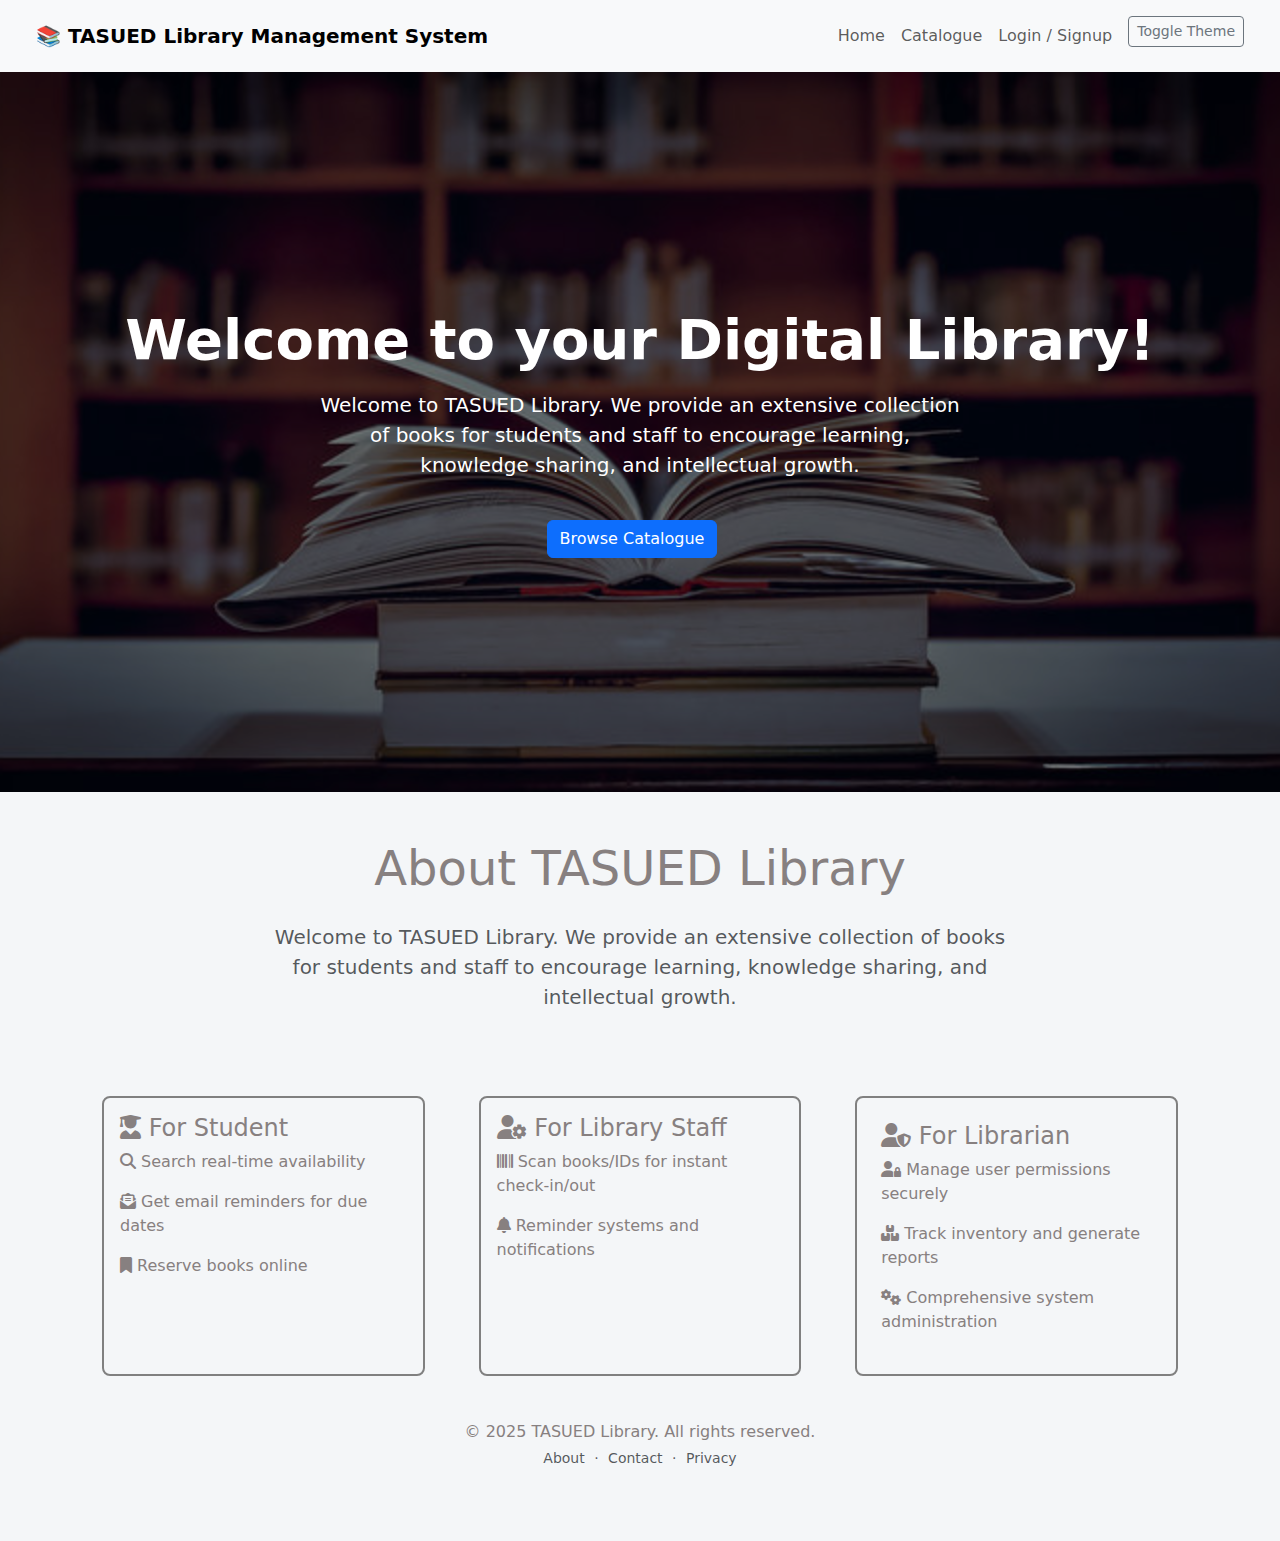
<file: index.html>
<!DOCTYPE html>
<html lang="en">
<head>
  <meta charset="UTF-8" />
  <meta name="viewport" content="width=device-width, initial-scale=1.0" />
  <title>TASUED Library</title>
  <link rel="stylesheet" href="https://cdnjs.cloudflare.com/ajax/libs/font-awesome/6.5.0/css/all.min.css" />
  <link rel="stylesheet" href="https://cdn.jsdelivr.net/npm/bootstrap@5.3.3/dist/css/bootstrap.min.css" />
  <link rel="stylesheet" href="https://cdnjs.cloudflare.com/ajax/libs/animate.css/4.1.1/animate.min.css"/>
  <link rel="stylesheet" href="style.css" />
</head>
<body class="light-theme">

  <!-- Navbar -->
  <nav class="navbar navbar-expand-lg navbar-light bg-light px-4 py-3">
    <div class="container-fluid">
      <a class="navbar-brand fw-bold" href="index.html">📚 TASUED Library Management System</a>
      <button class="navbar-toggler" type="button" data-bs-toggle="collapse" data-bs-target="#navbarNav">
        <span class="navbar-toggler-icon"></span>
      </button>
      <div class="collapse navbar-collapse" id="navbarNav">
        <ul class="navbar-nav ms-auto">
          <li class="nav-item">
            <a class="nav-link" href="index.html">Home</a>
          </li>
          <li class="nav-item">
            <a class="nav-link" href="catalogue.html">Catalogue</a>
          </li>
          <li class="nav-item">
            <a class="nav-link" href="login.html">Login / Signup</a>
          </li>
          <li class="nav-item">
            <button id="theme-toggle" class="btn btn-outline-secondary btn-sm ms-2">Toggle Theme</button>
          </li>
        </ul>
      </div>
    </div>
  </nav>

  <!-- Hero Section -->
  <section class="hero text-center text-white d-flex flex-column justify-content-center align-items-center">
    <h1 class="display-4 fw-bold mb-3">Welcome to your Digital Library!</h1>
    <p class="lead text-muted" id="welcome">Welcome to TASUED Library. We provide an extensive collection of books for students and staff to encourage learning, knowledge sharing, and intellectual growth.</p>
    <div class="mt-4">
      <a href="catalogue.html" class="btn btn-primary me-3">Browse Catalogue</a>
      <!-- <a href="login.html" class="btn btn-outline-light">Login / Signup</a> -->
    </div>
  </section>

  <section id="about" class="container py-5">
    <div class="row text-center">
        <div class="col-md-8 mx-auto">
            <h2 class="display-5 mb-4">About TASUED Library</h2>
            <p class="lead text-muted">Welcome to TASUED Library. We provide an extensive collection of books for students and staff to encourage learning, knowledge sharing, and intellectual growth.</p>
        </div>
    </div>

  
  <div class="sub mt-5">
    <div class="subb p-3">
      <h4><i class="fas fa-user-graduate bounce-icon"></i> For Student</h4>
      <p><i class="fas fa-search bounce-icon"></i> Search real-time availability</p>
      <p><i class="fas fa-envelope-open-text bounce-icon"></i> Get email reminders for due dates</p>
      <p><i class="fas fa-bookmark bounce-icon"></i> Reserve books online</p>
    </div>
  
    <div class="subb p-3">
      <h4><i class="fas fa-user-cog bounce-icon"></i> For Library Staff</h4>
      <p><i class="fas fa-barcode bounce-icon"></i> Scan books/IDs for instant check-in/out</p>
      <p><i class="fas fa-bell bounce-icon"></i> Reminder systems and notifications</p>
    </div>
  
    <div class="subb p-4">
      <h4><i class="fas fa-user-shield bounce-icon"></i> For Librarian</h4>
      <p><i class="fas fa-user-lock bounce-icon"></i> Manage user permissions securely</p>
      <p><i class="fas fa-boxes bounce-icon"></i> Track inventory and generate reports</p>
      <p><i class="fas fa-cogs bounce-icon"></i> Comprehensive system administration</p>
    </div>
  </div>  

  <!-- Footer -->
  <footer class="text-center py-4 mt-auto">
    <div class="container">
      <p class="mb-1">© 2025 TASUED Library. All rights reserved.</p>
      <div class="small text-muted">
        <a href="#">About</a> · 
        <a href="#">Contact</a> · 
        <a href="#">Privacy</a>
      </div>
    </div>
  </footer>

  <script src="script.js"></script>
  <script src="https://cdn.jsdelivr.net/npm/@popperjs/core@2.11.6/dist/umd/popper.min.js"></script>
  <script src="https://cdn.jsdelivr.net/npm/bootstrap@5.3.0-alpha1/dist/js/bootstrap.min.js"></script>
</body>
  
</html>
</file>
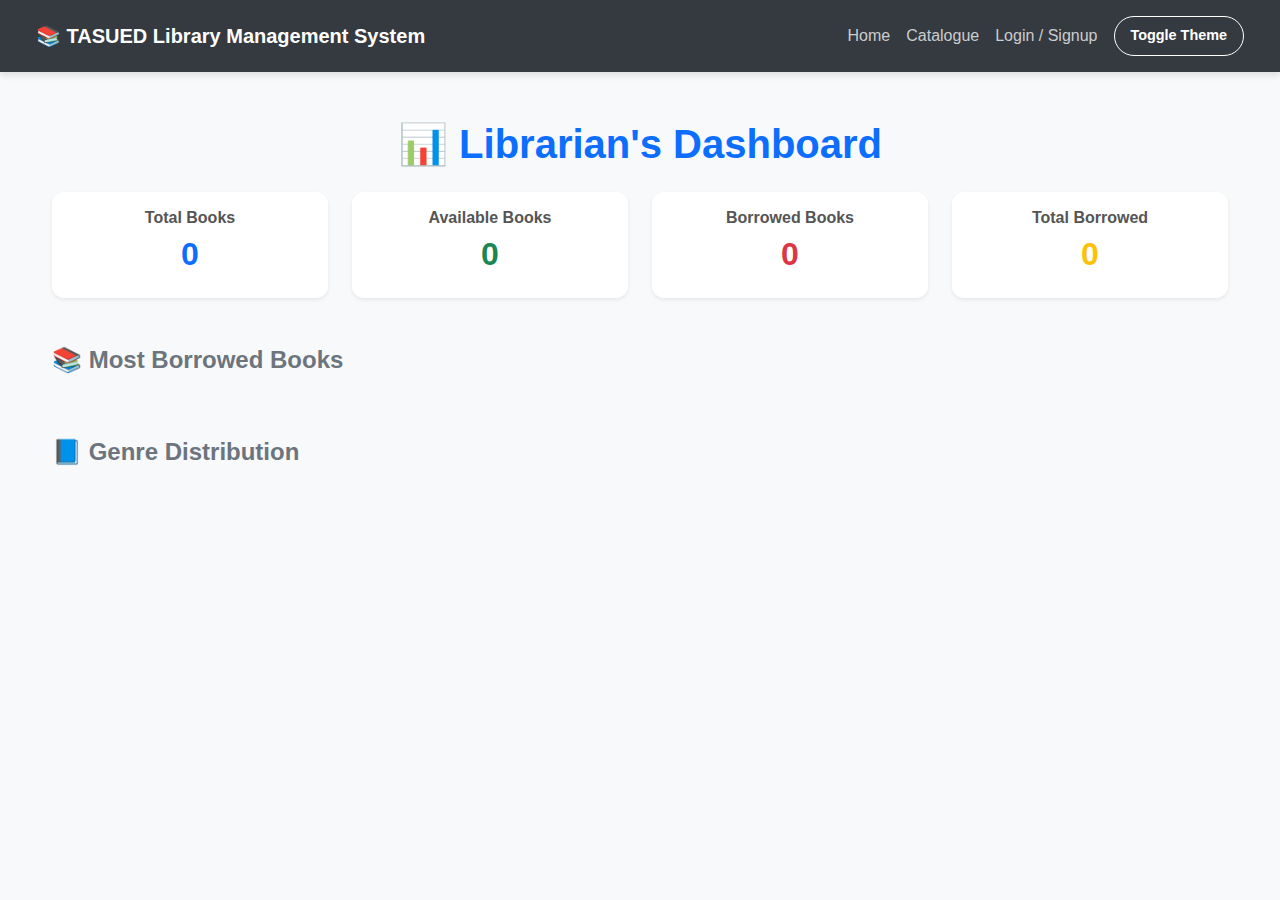
<file: Admin.html>
<!DOCTYPE html>
<html lang="en">
<head>
  <meta charset="UTF-8" />
  <meta name="viewport" content="width=device-width, initial-scale=1.0"/>
  <title>Library Admin Dashboard</title>
  <link
    href="https://cdn.jsdelivr.net/npm/bootstrap@5.3.3/dist/css/bootstrap.min.css"
    rel="stylesheet"
  />
  <link rel="stylesheet" href="admin.css" />
</head>
<body class="bg-light">

  <nav class="navbar navbar-expand-lg navbar-light bg-light px-4 py-3">
    <div class="container-fluid">
      <a class="navbar-brand fw-bold" href="index.html">📚 TASUED Library Management System</a>
      <button class="navbar-toggler" type="button" data-bs-toggle="collapse" data-bs-target="#navbarNav">
        <span class="navbar-toggler-icon"></span>
      </button>
      <div class="collapse navbar-collapse" id="navbarNav">
        <ul class="navbar-nav ms-auto">
          <li class="nav-item">
            <a class="nav-link" href="index.html">Home</a>
          </li>
          <li class="nav-item">
            <a class="nav-link" href="catalogue.html">Catalogue</a>
          </li>
          <li class="nav-item">
            <a class="nav-link" href="login.html">Login / Signup</a>
          </li>
          <li class="nav-item">
            <button id="theme-toggle" class="btn btn-outline-secondary btn-sm ms-2">Toggle Theme</button>
          </li>
        </ul>
      </div>
    </div>
  </nav>

  <div class="container py-5">
    <h1 class="text-center mb-4 fw-bold text-primary">📊 Librarian's Dashboard</h1>

    <div class="row g-4">
      <!-- Summary Cards -->
      <div class="col-md-3">
        <div class="card border-primary shadow-sm">
          <div class="card-body text-center">
            <h6>Total Books</h6>
            <h2 id="totalBooks" class="text-primary">0</h2>
          </div>
        </div>
      </div>

      <div class="col-md-3">
        <div class="card border-success shadow-sm">
          <div class="card-body text-center">
            <h6>Available Books</h6>
            <h2 id="availableBooks" class="text-success">0</h2>
          </div>
        </div>
      </div>

      <div class="col-md-3">
        <div class="card border-danger shadow-sm">
          <div class="card-body text-center">
            <h6>Borrowed Books</h6>
            <h2 id="borrowedBooks" class="text-danger">0</h2>
          </div>
        </div>
      </div>

      <div class="col-md-3">
        <div class="card border-warning shadow-sm">
          <div class="card-body text-center">
            <h6>Total Borrowed</h6>
            <h2 id="totalBorrowed" class="text-warning">0</h2>
          </div>
        </div>
      </div>
    </div>

    <!-- Most Borrowed Section -->
    <div class="mt-5">
      <h4 class="text-secondary mb-3">📚 Most Borrowed Books</h4>
      <ul id="mostBorrowed" class="list-group shadow-sm">
        <!-- Filled by JS -->
      </ul>
    </div>

    <!-- Genre Distribution Section -->
    <div class="mt-5">
      <h4 class="text-secondary mb-3">📘 Genre Distribution</h4>
      <ul id="genreDistribution" class="list-group shadow-sm">
        <!-- Filled by JS -->
      </ul>
    </div>
  </div>

  <!-- Bootstrap JS (optional) -->
  <script src="https://cdn.jsdelivr.net/npm/bootstrap@5.3.3/dist/js/bootstrap.bundle.min.js"></script>
  <script src="script.js"></script>
</body>
</html>
</file>
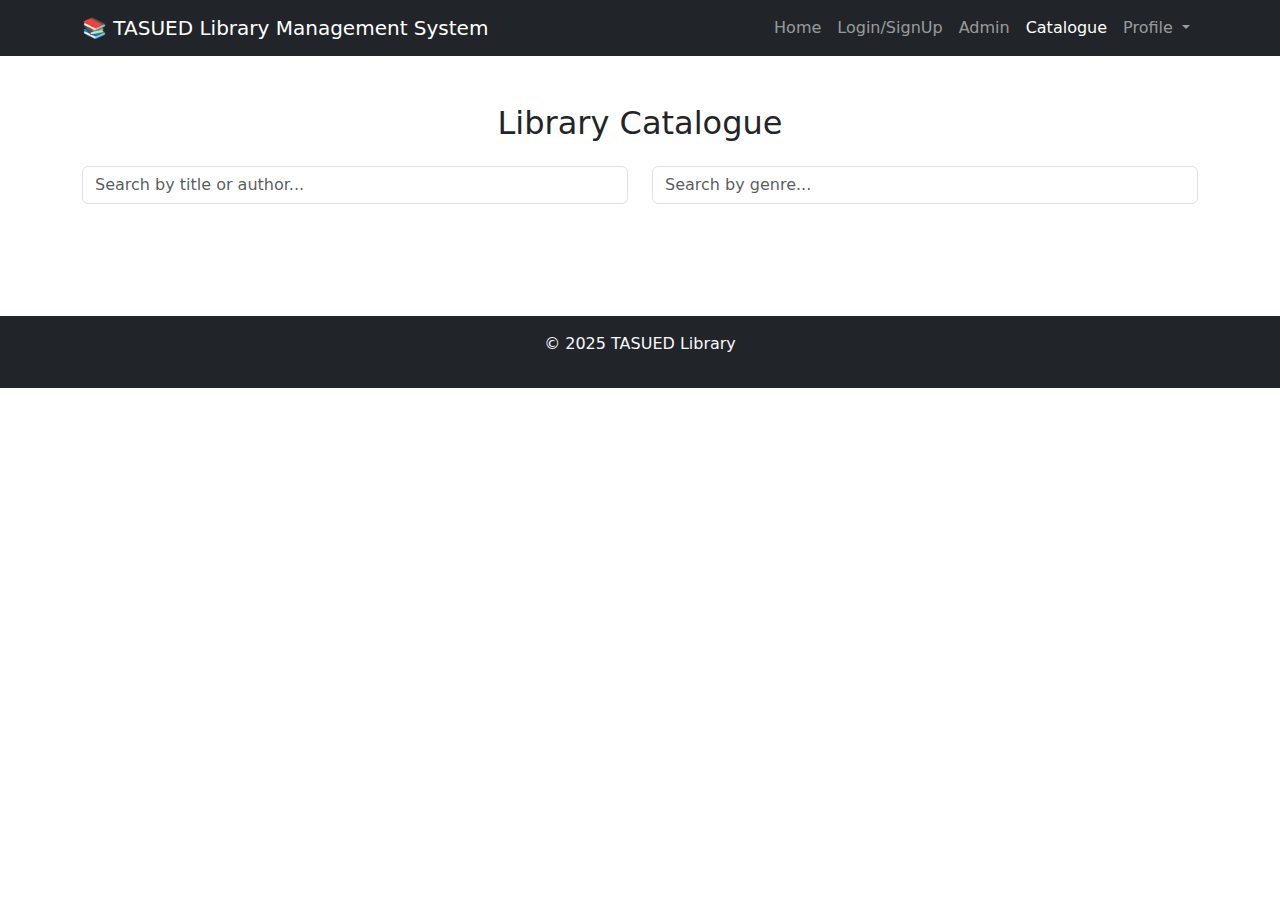
<file: catalogue.html>
<!DOCTYPE html>
<html lang="en">
<head>
  <meta charset="UTF-8">
  <meta name="viewport" content="width=device-width, initial-scale=1">
  <title>Catalogue - TASUED Library</title>
  <link href="https://cdn.jsdelivr.net/npm/bootstrap@5.3.0-alpha1/dist/css/bootstrap.min.css" rel="stylesheet">
  <link rel="stylesheet" href="style.css">
</head>
<body>
  <nav class="navbar navbar-expand-lg navbar-dark bg-dark">
    <div class="container">
      <a class="navbar-brand" href="index.html">📚 TASUED Library Management System</a>
      <button class="navbar-toggler" type="button" data-bs-toggle="collapse" data-bs-target="#navbarNav">
        <span class="navbar-toggler-icon"></span>
      </button>
      <div class="collapse navbar-collapse" id="navbarNav">
        <ul class="navbar-nav ms-auto">
          <li class="nav-item"><a class="nav-link" href="index.html">Home</a></li>
          <li class="nav-item"><a class="nav-link" href="login.html">Login/SignUp</a></li>
          <li class="nav-item"><a class="nav-link" href="#">Admin</a></li>
          <li class="nav-item"><a class="nav-link active" href="catalogue.html">Catalogue</a></li>
          <li class="nav-item dropdown">
            <a class="nav-link dropdown-toggle" href="#" id="navbarDropdown" role="button" data-bs-toggle="dropdown">
              Profile
            </a>
            <ul class="dropdown-menu" aria-labelledby="navbarDropdown">
              <li><a class="dropdown-item" href="profile.html">View Profile</a></li>
              <li><a class="dropdown-item" id="logoutBtn" href="index.html">Logout</a></li>
            </ul>
          </li>
        </ul>
      </div>
    </div>
  </nav>

  <section class="container py-5">
    <h2 class="text-center mb-4">Library Catalogue</h2>
    
    <div class="row mb-4">
        <div class="col-md-6">
          <input type="text" id="searchInput" class="form-control" placeholder="Search by title or author...">
        </div>
        <div class="col-md-6">
          <input type="text" id="genreInput" class="form-control" placeholder="Search by genre...">
        </div>
      </div>
      
    <div class="row" id="bookCatalog"></div>
  </section>
  <footer class="bg-dark text-light text-center py-3">
    <p>© 2025 TASUED Library</p>
  </footer>
  <script src="https://cdn.jsdelivr.net/npm/@popperjs/core@2.11.6/dist/umd/popper.min.js"></script>
  <script src="https://cdn.jsdelivr.net/npm/bootstrap@5.3.0-alpha1/dist/js/bootstrap.min.js"></script>
  <script src="script.js"></script>
</body>
</html>
</file>
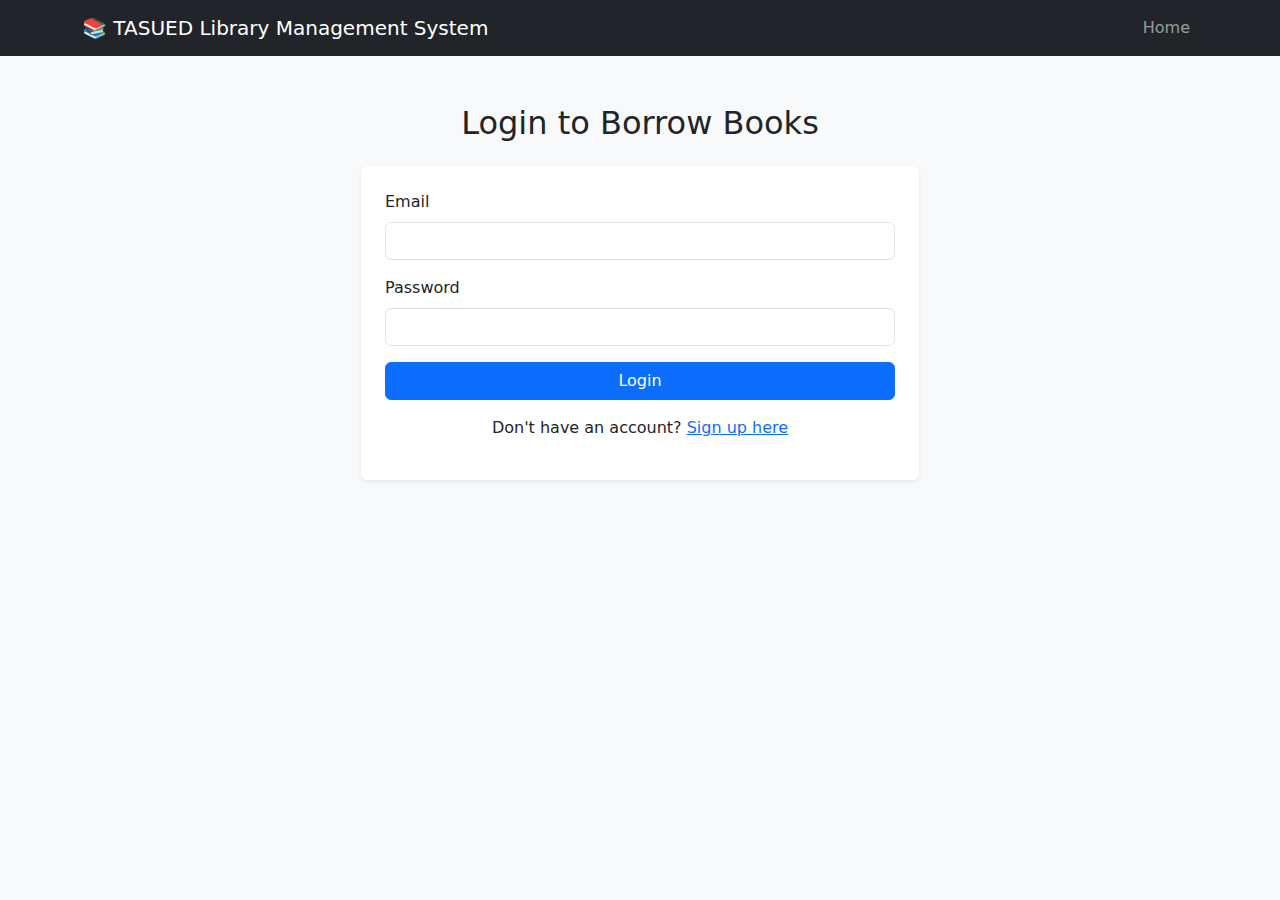
<file: login.html>
<!DOCTYPE html>
<html lang="en">
<head>
  <meta charset="UTF-8">
  <meta name="viewport" content="width=device-width, initial-scale=1.0">
  <title>Login / Signup</title>
  <link rel="stylesheet" href="https://cdn.jsdelivr.net/npm/bootstrap@5.3.0/dist/css/bootstrap.min.css">
  <link rel="stylesheet" href="style.css">
</head>
<body class="bg-light">

    <nav class="navbar navbar-expand-lg navbar-dark bg-dark">
        <div class="container">
            <a class="navbar-brand" href="index.html">📚 TASUED Library Management System</a>
            <button class="navbar-toggler" type="button" data-bs-toggle="collapse" data-bs-target="#navbarNav">
                <span class="navbar-toggler-icon"></span>
            </button>
            <div class="collapse navbar-collapse" id="navbarNav">
                <ul class="navbar-nav ms-auto">
                    <li class="nav-item"><a class="nav-link" href="index.html">Home</a></li>
                    <!-- <li class="nav-item"><a class="nav-link" href="Admin.html">Admin</a></li> -->
                </ul>
            </div>
        </div>
      </nav>

<div class="container py-5">
  <h2 id="formTitle" class="text-center mb-4">Login to Borrow Books</h2>

  <!-- Login Form -->
  <form id="loginForm" class="bg-white p-4 rounded shadow-sm">
    <div class="mb-3">
      <label for="loginEmail" class="form-label">Email</label>
      <input type="email" id="loginEmail" class="form-control" required>
    </div>
    <div class="mb-3">
      <label for="loginPassword" class="form-label">Password</label>
      <input type="password" id="loginPassword" class="form-control" required>
    </div>
    <button type="submit" class="btn btn-primary w-100">Login</button>
    <p class="mt-3 text-center">Don't have an account? <a href="#" id="showSignup">Sign up here</a></p>
  </form>

  <!-- Signup Form -->
  <form id="signupForm" class="bg-white p-4 rounded shadow-sm d-none">
    <div class="mb-3">
      <label for="signupName" class="form-label">Full Name</label>
      <input type="text" id="signupName" class="form-control" required>
    </div>
    <div class="mb-3">
      <label for="signupEmail" class="form-label">Email</label>
      <input type="email" id="signupEmail" class="form-control" required>
      <small id="emailError" class="text-danger" style="display: none;"></small>
      <small id="emailSuccess" class="text-success" style="display: none;"></small>
    </div>
    <div class="mb-3">
      <label for="signupPassword" class="form-label">Password</label>
      <input type="password" id="signupPassword" class="form-control" required>
      <small id="passwordError" class="text-danger" style="display: none;"></small>
      <small id="passwordSuccess" class="text-success" style="display: none;"></small>
    </div>
    <div class="mb-3">
      <label for="confirmPassword" class="form-label">Confirm Password</label>
      <input type="password" id="confirmPassword" class="form-control" required>
      <small id="confirmPasswordError" class="text-danger" style="display: none;"></small>
    </div>
    <button type="submit" class="btn btn-success w-100">Create Account</button>
    <p class="mt-3 text-center">Already have an account? <a href="#" id="showLogin">Login here</a></p>
  </form>
</div>
<script src="script.js"></script>
</body>
</html>
</file>
<file: style.css>
/* Base Theme Styles */
:root {
  --bg-light: #f4f6f8;
  --text-light: #161718;
  --bg-dark: #4d4a4a;
  --text-dark: #878080;
}

body.light-theme {
  background-color: var(--bg-light);
  color: var(--text-dark);
  transition: background-color 0.3s ease;
}

body.dark-theme {
  background-color: var(--bg-dark);
  color: var(--text-dark);
  transition: background-color 0.3s ease;
}

body.dark-theme .form-label,
body.dark-theme input,
body.dark-theme button,
body.dark-theme a {
  color: var(--text-dark) !important;
}

body.dark-theme input::placeholder {
   /* color: rgba(255, 255, 255, 0.7); */
   color: var(--text-light);
}

.navbar,
footer {
  background-color: inherit;
}

/* Hero Section */
.hero {
  height: 80vh;
  background: url('images/book image.jpg') center/cover no-repeat;
  background-blend-mode: overlay;
  background-color: rgba(0, 0, 0, 0.5);
  color: white;
  position: relative;
  overflow: hidden;
}

/* Card and Grid Styles */
.card {
  overflow: hidden;
  height: 100%;
  transition: transform 0.3s ease, box-shadow 0.3s ease;
}

.card:hover {
  transform: translateY(-5px);
  box-shadow: 0 4px 15px rgba(0, 0, 0, 0.2);
}

/* Card Image Styles */
.card-img-top {
  width: 100%;
  height: 300px;
  object-fit: cover;
  object-position: center;
}

/* Ensure images maintain aspect ratio */
.card-img-top img {
  width: 100%;
  height: 100%;
  object-fit: cover;
}

#borrowedBooks .card {
  border: none;
  background: #fff;
}
#welcome{
  color: #fff !important;
  width: 50%;
}
#borrowedBooks .card-body {
  padding: 1.25rem;
}

#borrowedBooks .card-title {
  font-size: 1.1rem;
  font-weight: 600;
  margin-bottom: 1rem;
}

/* Sub Section Styles */
.sub {
  display: flex;
  justify-content: space-between;
  flex-wrap: wrap;
  gap: 20px;
  padding: 20px;
}

.subb {
  width: 30%;
  border: 2px solid grey;
  border-radius: 8px;
  box-shadow: 0 px 10px rgba(0, 0, 2, 0.1);
  transition: transform 0.3s ease, box-shadow 0.3s ease;
  animation: fadeIn 0.5s ease-in-out;
}

.subb:hover {
  transform: translateY(-5px);
  box-shadow: 0 4px 15px rgba(0, 0, 1, 0.2);
}
#loginForm{
  width: 50%;
  margin: 0 auto;
}

#signupForm{
  width: 50%;
  margin: 0 auto;
}

/* Animation Keyframes */
@keyframes fadeIn {
  from {
    opacity: 0;
    transform: translateY(20px);
  }
  to {
    opacity: 1;
    transform: translateY(0);
  }
}

@media (max-width: 768px) {
  .subb {
    width: 100%;
    margin-bottom: 20px;
  }

  #loginForm{
  width: 90%;
}
#signupForm{
  width: 90%;
}
  .card {
  overflow: hidden;
  transition: transform 0.3s ease, box-shadow 0.3s ease;
  width: 100%;
}


  #welcome{
    width: 100%; 
   }
  
  .hero {
    height: 60vh;
    /* overflow: hidden; */
    position: relative;
  }

  .navbar a{
    width: 90%;
    font-size: 14px;
  }
  
}
/* Footer Styling */
footer {
  background-color: var(--bg-light);
  color: var(--text-dark);
  padding: 20px 0;
  margin-top: 40px;
}

.dark-theme footer {
  background-color: var(--bg-dark);
  color: var(--text-dark);
}

footer a {
  color: inherit;
  margin: 0 5px;
  text-decoration: none;
  transition: color 0.3s ease;
}

footer a:hover {
  text-decoration: underline;
  opacity: 0.8;
}

/* Bounce Animation for Icons */
.bounce-icon {
  animation: bounce 2s infinite;
}

@keyframes bounce {
  0%, 20%, 50%, 80%, 100% {
    transform: translateY(0);
  }
  40% {
    transform: translateY(-5px);
  }
  60% {
    transform: translateY(-3px);
  }
}
</file>
<file: admin.css>
#genreChart {
  width: 100% !important;
  height: 400px !important;
  margin: 0 auto;
}

.list-group {
  max-height: 300px;
  overflow-y: auto;
}

/* Modernized Admin Page Styling */
body {
  font-family: 'Poppins', sans-serif;
  background-color: #f4f7fc;
  color: #333;
}

/* Fixing navbar color */
.navbar {
  background-color: #343a40 !important; /* Restoring original dark color */
  color: white;
  box-shadow: 0 4px 6px rgba(0, 0, 0, 0.1);
}

.navbar .navbar-brand {
  color: white !important;
}

.navbar .nav-link {
  color: rgba(255, 255, 255, 0.75) !important;
}

.navbar .nav-link:hover {
  color: white !important;
}

.navbar .btn {
  border-color: white;
  color: white;
}

.container {
  max-width: 1200px;
  margin: 0 auto;
}

.card {
  border: none;
  border-radius: 12px;
  box-shadow: 0 4px 8px rgba(0, 0, 0, 0.1);
  transition: transform 0.3s ease, box-shadow 0.3s ease;
}

.card:hover {
  transform: translateY(-5px);
  box-shadow: 0 6px 12px rgba(0, 0, 0, 0.15);
}

.card h6 {
  font-size: 1rem;
  font-weight: 600;
  color: #555;
}

.card h2 {
  font-size: 2rem;
  font-weight: bold;
  color: #333;
}

.table {
  background-color: white;
  border-radius: 12px;
  overflow: hidden;
  box-shadow: 0 4px 8px rgba(0, 0, 0, 0.1);
}

.table th {
  background-color: #4CAF50;
  color: white;
  font-weight: bold;
}

.table td {
  font-size: 0.9rem;
  color: #555;
}

.btn {
  border-radius: 20px;
  font-size: 0.9rem;
  font-weight: 600;
  padding: 8px 16px;
}

.btn-success {
  background-color: #4CAF50;
  border-color: #4CAF50;
}

.btn-success:hover {
  background-color: #45A049;
  border-color: #45A049;
}

h1, h4 {
  font-weight: bold;
  color: #333;
}

h1 {
  font-size: 2.5rem;
}

h4 {
  font-size: 1.5rem;
}

.list-group-item {
  border: none;
  border-radius: 8px;
  margin-bottom: 8px;
  box-shadow: 0 2px 4px rgba(0, 0, 0, 0.1);
}

.list-group-item .badge {
  font-size: 0.8rem;
  font-weight: bold;
}
</file>
